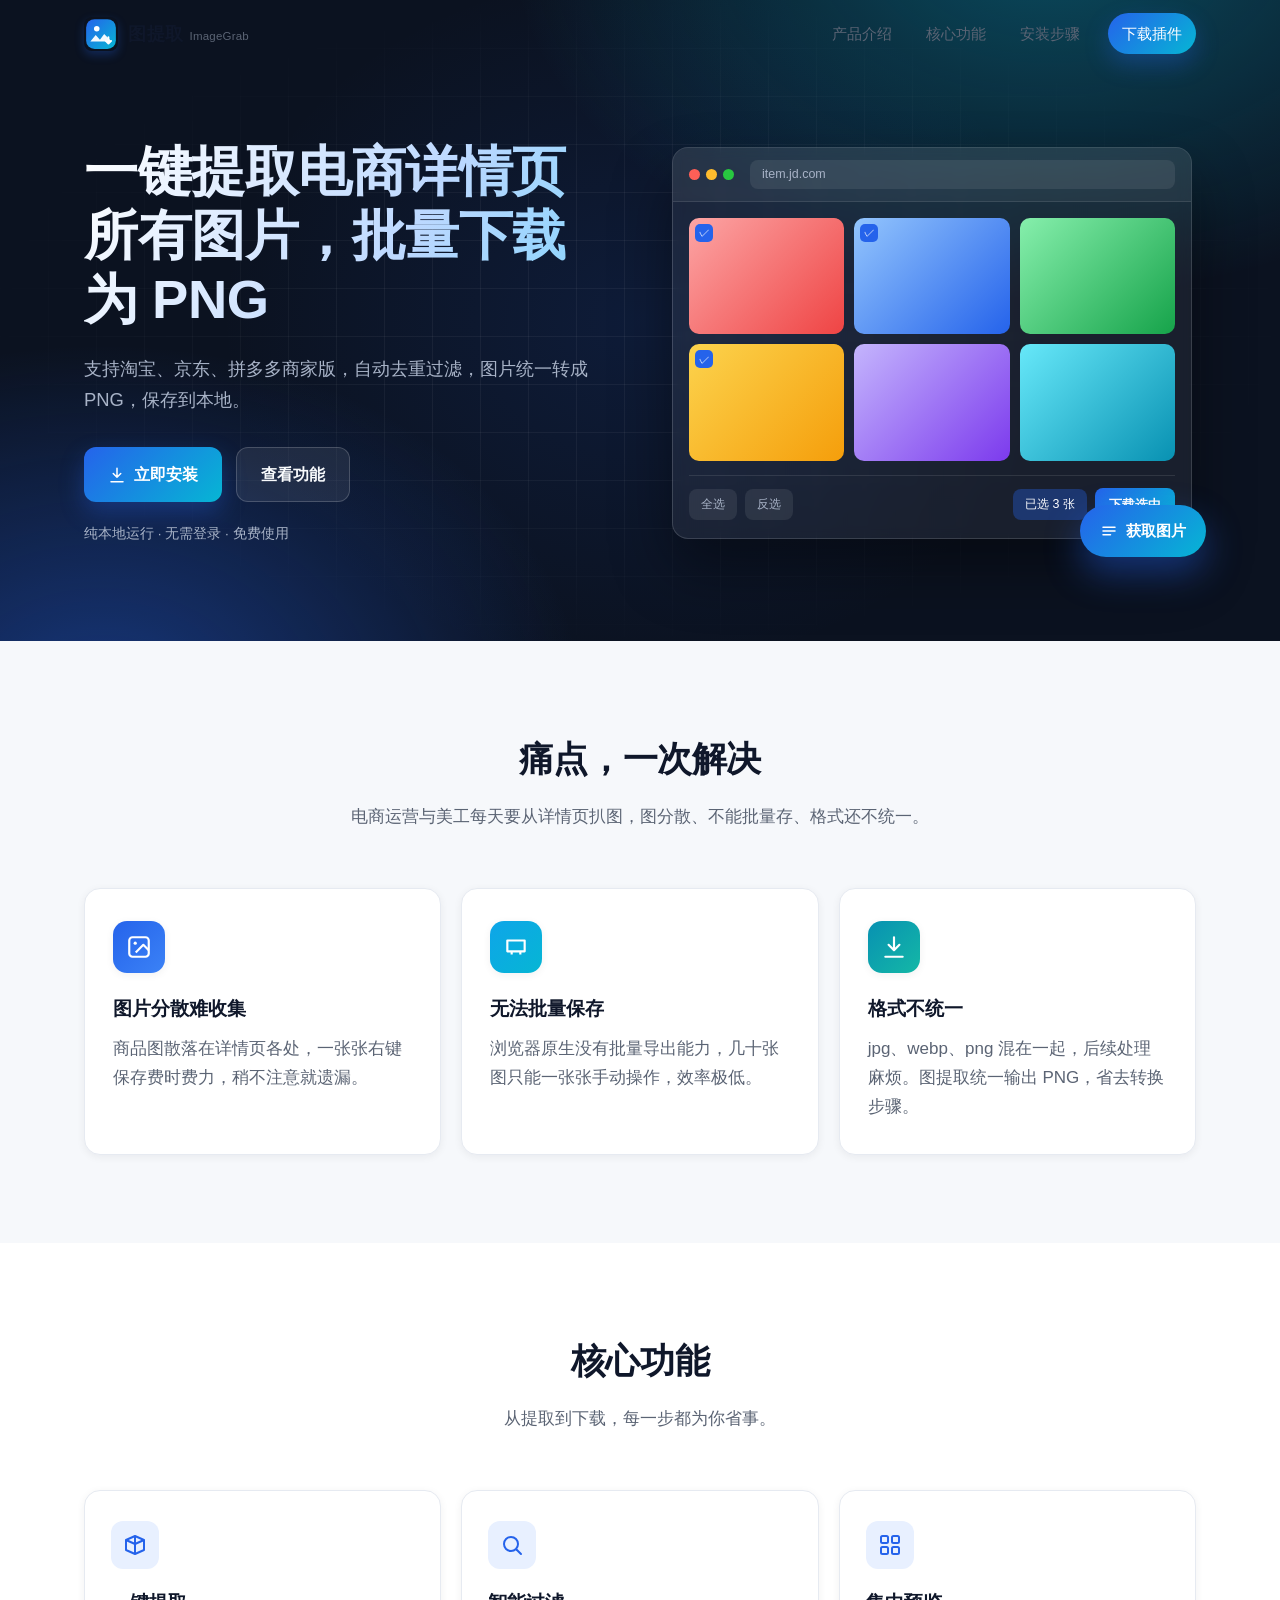
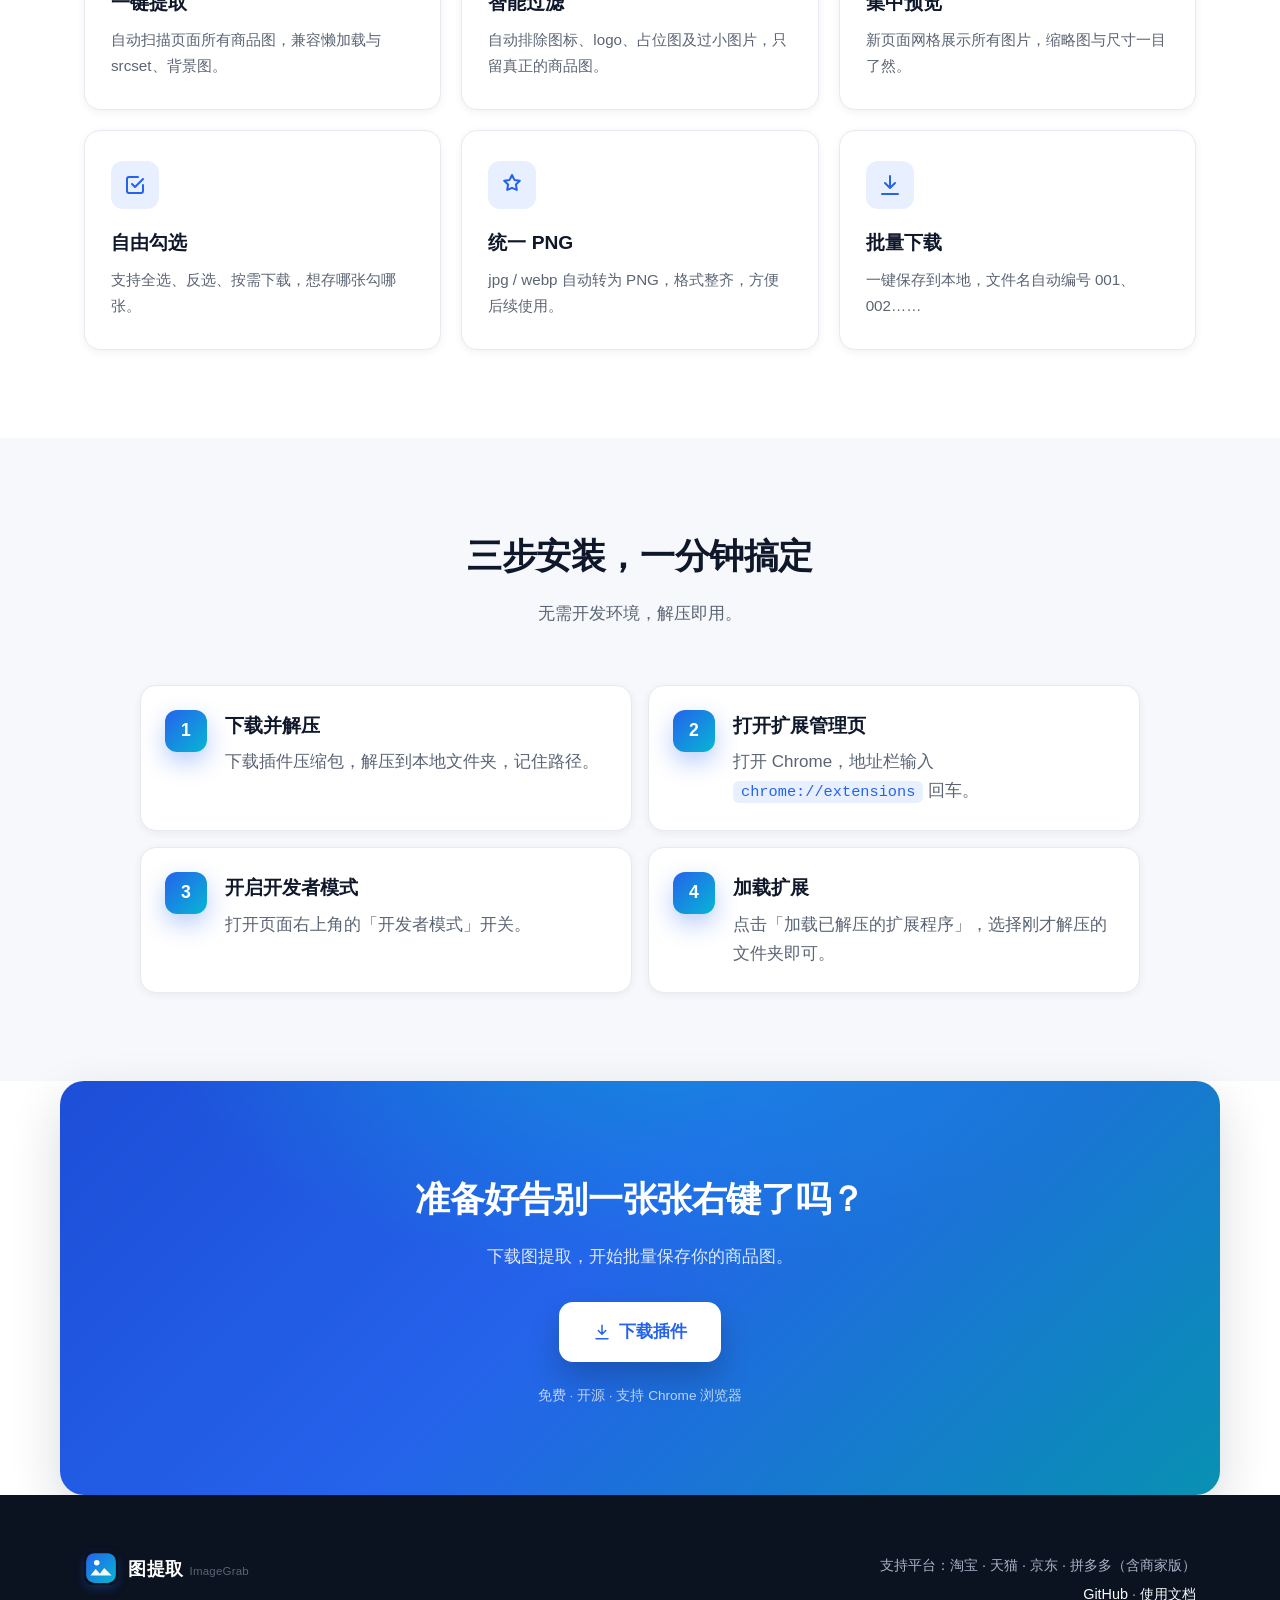
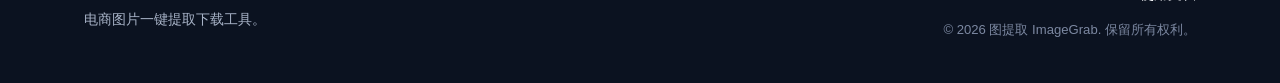
<file: docs/index.html>
<!DOCTYPE html>
<html lang="zh-CN">
<head>
  <meta charset="UTF-8" />
  <meta name="viewport" content="width=device-width, initial-scale=1.0" />
  <meta name="description" content="图提取（ImageGrab）—— 一键提取淘宝、京东、拼多多电商详情页所有商品图片，批量下载为 PNG。" />
  <title>图提取 ImageGrab · 电商图片一键提取下载</title>
  <link rel="stylesheet" href="css/style.css" />
</head>
<body>

  <!-- ==================== 顶部导航栏 ==================== -->
  <header class="navbar" id="navbar">
    <div class="container navbar-inner">
      <!-- Logo：内联 SVG 图标 + 产品名 -->
      <a class="brand" href="#hero" aria-label="图提取 首页">
        <svg class="brand-icon" viewBox="0 0 32 32" aria-hidden="true">
          <defs>
            <linearGradient id="brandGrad" x1="0" y1="0" x2="1" y2="1">
              <stop offset="0" stop-color="#2563eb" />
              <stop offset="1" stop-color="#06b6d4" />
            </linearGradient>
          </defs>
          <rect x="2" y="2" width="28" height="28" rx="8" fill="url(#brandGrad)" />
          <!-- 图片占位：山与太阳 -->
          <circle cx="12" cy="11" r="2.6" fill="#fff" />
          <path d="M6 23l5-6 4 4.5L19 16l7 7z" fill="#fff" opacity=".95" />
          <!-- 右下角下载箭头 -->
          <path d="M20 20h6v6h-6z" fill="none" />
          <path d="M23 19v6m0 0l-2.5-2.5M23 25l2.5-2.5" stroke="#fff" stroke-width="1.8" stroke-linecap="round" stroke-linejoin="round" />
        </svg>
        <span class="brand-name">图提取<span class="brand-sub">ImageGrab</span></span>
      </a>

      <!-- 桌面端锚点导航 -->
      <nav class="nav" id="nav" aria-label="主导航">
        <ul class="nav-list">
          <li><a class="nav-link" href="#intro">产品介绍</a></li>
          <li><a class="nav-link" href="#features">核心功能</a></li>
          <li><a class="nav-link" href="#install">安装步骤</a></li>
          <li><a class="nav-link nav-cta" href="#cta">下载插件</a></li>
        </ul>
      </nav>

      <!-- 移动端汉堡按钮 -->
      <button class="menu-toggle" id="menuToggle" aria-label="打开菜单" aria-expanded="false" aria-controls="nav">
        <span></span><span></span><span></span>
      </button>
    </div>
  </header>

  <main>
    <!-- ==================== Hero 首屏 ==================== -->
    <section class="hero" id="hero">
      <div class="hero-bg" aria-hidden="true"></div>
      <div class="container hero-inner">
        <div class="hero-text">
          <h1 class="hero-title">一键提取电商详情页所有图片，批量下载为 PNG</h1>
          <p class="hero-sub">支持淘宝、京东、拼多多商家版，自动去重过滤，图片统一转成 PNG，保存到本地。</p>
          <div class="hero-actions">
            <a class="btn btn-primary" href="#cta">
              <svg viewBox="0 0 24 24" aria-hidden="true"><path d="M12 3v12m0 0l-5-5m5 5l5-5M4 21h16" fill="none" stroke="currentColor" stroke-width="2" stroke-linecap="round" stroke-linejoin="round"/></svg>
              立即安装
            </a>
            <a class="btn btn-ghost" href="#features">查看功能</a>
          </div>
          <p class="hero-note">纯本地运行 · 无需登录 · 免费使用</p>
        </div>

        <!-- 插件界面示意：浏览器窗口 + 画廊网格 + 悬浮按钮，纯 CSS/SVG 绘制 -->
        <div class="hero-visual" aria-hidden="true">
          <div class="browser">
            <div class="browser-bar">
              <span class="dot dot-r"></span>
              <span class="dot dot-y"></span>
              <span class="dot dot-g"></span>
              <span class="browser-url">item.jd.com</span>
            </div>
            <div class="browser-body">
              <div class="gallery">
                <div class="thumb t1"><span class="tick">✓</span></div>
                <div class="thumb t2"><span class="tick">✓</span></div>
                <div class="thumb t3"></div>
                <div class="thumb t4"><span class="tick">✓</span></div>
                <div class="thumb t5"></div>
                <div class="thumb t6"></div>
              </div>
              <div class="gallery-bar">
                <span class="gbar-item">全选</span>
                <span class="gbar-item">反选</span>
                <span class="gbar-count">已选 3 张</span>
                <span class="gbar-download">下载选中</span>
              </div>
            </div>
          </div>
          <div class="fab">
            <svg viewBox="0 0 24 24" aria-hidden="true"><path d="M4 7h16M4 12h16M4 17h10" fill="none" stroke="currentColor" stroke-width="2" stroke-linecap="round"/></svg>
            获取图片
          </div>
        </div>
      </div>
    </section>

    <!-- ==================== 产品介绍区 ==================== -->
    <section class="section intro" id="intro">
      <div class="container">
        <div class="section-head reveal">
          <h2 class="section-title">痛点，一次解决</h2>
          <p class="section-desc">电商运营与美工每天要从详情页扒图，图分散、不能批量存、格式还不统一。</p>
        </div>
        <div class="intro-grid">
          <article class="intro-card reveal">
            <div class="intro-icon i1" aria-hidden="true">
              <svg viewBox="0 0 24 24"><rect x="3" y="3" width="18" height="18" rx="3" fill="none" stroke="currentColor" stroke-width="2"/><circle cx="8.5" cy="8.5" r="1.5" fill="currentColor"/><path d="M21 15l-5-5-7 7" fill="none" stroke="currentColor" stroke-width="2" stroke-linejoin="round"/></svg>
            </div>
            <h3>图片分散难收集</h3>
            <p>商品图散落在详情页各处，一张张右键保存费时费力，稍不注意就遗漏。</p>
          </article>
          <article class="intro-card reveal">
            <div class="intro-icon i2" aria-hidden="true">
              <svg viewBox="0 0 24 24"><path d="M4 6h16v10H4zM8 16v3m8-3v3" fill="none" stroke="currentColor" stroke-width="2" stroke-linejoin="round"/></svg>
            </div>
            <h3>无法批量保存</h3>
            <p>浏览器原生没有批量导出能力，几十张图只能一张张手动操作，效率极低。</p>
          </article>
          <article class="intro-card reveal">
            <div class="intro-icon i3" aria-hidden="true">
              <svg viewBox="0 0 24 24"><path d="M12 3v12m0 0l-5-5m5 5l5-5M4 21h16" fill="none" stroke="currentColor" stroke-width="2" stroke-linecap="round" stroke-linejoin="round"/></svg>
            </div>
            <h3>格式不统一</h3>
            <p>jpg、webp、png 混在一起，后续处理麻烦。图提取统一输出 PNG，省去转换步骤。</p>
          </article>
        </div>
      </div>
    </section>

    <!-- ==================== 核心功能展示区 ==================== -->
    <section class="section features" id="features">
      <div class="container">
        <div class="section-head reveal">
          <h2 class="section-title">核心功能</h2>
          <p class="section-desc">从提取到下载，每一步都为你省事。</p>
        </div>
        <div class="features-grid">
          <article class="feature-card reveal">
            <span class="feature-icon" aria-hidden="true">
              <svg viewBox="0 0 24 24"><path d="M3 7l9-4 9 4v10l-9 4-9-4z" fill="none" stroke="currentColor" stroke-width="2" stroke-linejoin="round"/><path d="M12 3v18" stroke="currentColor" stroke-width="2"/><path d="M3 7l9 4 9-4" fill="none" stroke="currentColor" stroke-width="2" stroke-linejoin="round"/></svg>
            </span>
            <h3>一键提取</h3>
            <p>自动扫描页面所有商品图，兼容懒加载与 srcset、背景图。</p>
          </article>
          <article class="feature-card reveal">
            <span class="feature-icon" aria-hidden="true">
              <svg viewBox="0 0 24 24"><circle cx="11" cy="11" r="7" fill="none" stroke="currentColor" stroke-width="2"/><path d="M21 21l-4.3-4.3" stroke="currentColor" stroke-width="2" stroke-linecap="round"/></svg>
            </span>
            <h3>智能过滤</h3>
            <p>自动排除图标、logo、占位图及过小图片，只留真正的商品图。</p>
          </article>
          <article class="feature-card reveal">
            <span class="feature-icon" aria-hidden="true">
              <svg viewBox="0 0 24 24"><rect x="3" y="3" width="7" height="7" rx="1.5" fill="none" stroke="currentColor" stroke-width="2"/><rect x="14" y="3" width="7" height="7" rx="1.5" fill="none" stroke="currentColor" stroke-width="2"/><rect x="3" y="14" width="7" height="7" rx="1.5" fill="none" stroke="currentColor" stroke-width="2"/><rect x="14" y="14" width="7" height="7" rx="1.5" fill="none" stroke="currentColor" stroke-width="2"/></svg>
            </span>
            <h3>集中预览</h3>
            <p>新页面网格展示所有图片，缩略图与尺寸一目了然。</p>
          </article>
          <article class="feature-card reveal">
            <span class="feature-icon" aria-hidden="true">
              <svg viewBox="0 0 24 24"><path d="M9 11l3 3 8-8" fill="none" stroke="currentColor" stroke-width="2" stroke-linecap="round" stroke-linejoin="round"/><path d="M20 12v6a2 2 0 01-2 2H6a2 2 0 01-2-2V6a2 2 0 012-2h9" fill="none" stroke="currentColor" stroke-width="2" stroke-linecap="round"/></svg>
            </span>
            <h3>自由勾选</h3>
            <p>支持全选、反选、按需下载，想存哪张勾哪张。</p>
          </article>
          <article class="feature-card reveal">
            <span class="feature-icon" aria-hidden="true">
              <svg viewBox="0 0 24 24"><path d="M12 2l2.4 4.9 5.4.8-3.9 3.8.9 5.4L12 14.8 7.2 16.9l.9-5.4L4.2 7.7l5.4-.8z" fill="none" stroke="currentColor" stroke-width="2" stroke-linejoin="round"/></svg>
            </span>
            <h3>统一 PNG</h3>
            <p>jpg / webp 自动转为 PNG，格式整齐，方便后续使用。</p>
          </article>
          <article class="feature-card reveal">
            <span class="feature-icon" aria-hidden="true">
              <svg viewBox="0 0 24 24"><path d="M12 3v12m0 0l-5-5m5 5l5-5M4 21h16" fill="none" stroke="currentColor" stroke-width="2" stroke-linecap="round" stroke-linejoin="round"/></svg>
            </span>
            <h3>批量下载</h3>
            <p>一键保存到本地，文件名自动编号 001、002……</p>
          </article>
        </div>
      </div>
    </section>

    <!-- ==================== 安装步骤说明区 ==================== -->
    <section class="section install" id="install">
      <div class="container">
        <div class="section-head reveal">
          <h2 class="section-title">三步安装，一分钟搞定</h2>
          <p class="section-desc">无需开发环境，解压即用。</p>
        </div>
        <ol class="steps">
          <li class="step reveal">
            <span class="step-num">1</span>
            <div class="step-body">
              <h3>下载并解压</h3>
              <p>下载插件压缩包，解压到本地文件夹，记住路径。</p>
            </div>
          </li>
          <li class="step reveal">
            <span class="step-num">2</span>
            <div class="step-body">
              <h3>打开扩展管理页</h3>
              <p>打开 Chrome，地址栏输入 <code>chrome://extensions</code> 回车。</p>
            </div>
          </li>
          <li class="step reveal">
            <span class="step-num">3</span>
            <div class="step-body">
              <h3>开启开发者模式</h3>
              <p>打开页面右上角的「开发者模式」开关。</p>
            </div>
          </li>
          <li class="step reveal">
            <span class="step-num">4</span>
            <div class="step-body">
              <h3>加载扩展</h3>
              <p>点击「加载已解压的扩展程序」，选择刚才解压的文件夹即可。</p>
            </div>
          </li>
        </ol>
      </div>
    </section>

    <!-- ==================== 底部 CTA ==================== -->
    <section class="section cta" id="cta">
      <div class="container cta-inner reveal">
        <h2 class="cta-title">准备好告别一张张右键了吗？</h2>
        <p class="cta-desc">下载图提取，开始批量保存你的商品图。</p>
        <a class="btn btn-primary btn-lg" href="#">
          <svg viewBox="0 0 24 24" aria-hidden="true"><path d="M12 3v12m0 0l-5-5m5 5l5-5M4 21h16" fill="none" stroke="currentColor" stroke-width="2" stroke-linecap="round" stroke-linejoin="round"/></svg>
          下载插件
        </a>
        <p class="cta-note">免费 · 开源 · 支持 Chrome 浏览器</p>
      </div>
    </section>
  </main>

  <!-- ==================== Footer ==================== -->
  <footer class="footer">
    <div class="container footer-inner">
      <div class="footer-brand">
        <a class="brand" href="#hero">
          <svg class="brand-icon" viewBox="0 0 32 32" aria-hidden="true">
            <rect x="2" y="2" width="28" height="28" rx="8" fill="url(#brandGrad)" />
            <circle cx="12" cy="11" r="2.6" fill="#fff" />
            <path d="M6 23l5-6 4 4.5L19 16l7 7z" fill="#fff" opacity=".95" />
          </svg>
          <span class="brand-name">图提取<span class="brand-sub">ImageGrab</span></span>
        </a>
        <p class="footer-tag">电商图片一键提取下载工具。</p>
      </div>
      <div class="footer-meta">
        <p>支持平台：淘宝 · 天猫 · 京东 · 拼多多（含商家版）</p>
        <p class="footer-links">
          <a href="#" aria-label="GitHub 仓库（占位）">GitHub</a>
          <span aria-hidden="true">·</span>
          <a href="#install">使用文档</a>
        </p>
        <p class="copyright">© 2026 图提取 ImageGrab. 保留所有权利。</p>
      </div>
    </div>
  </footer>

  <script src="js/main.js"></script>
</body>
</html>
</file>
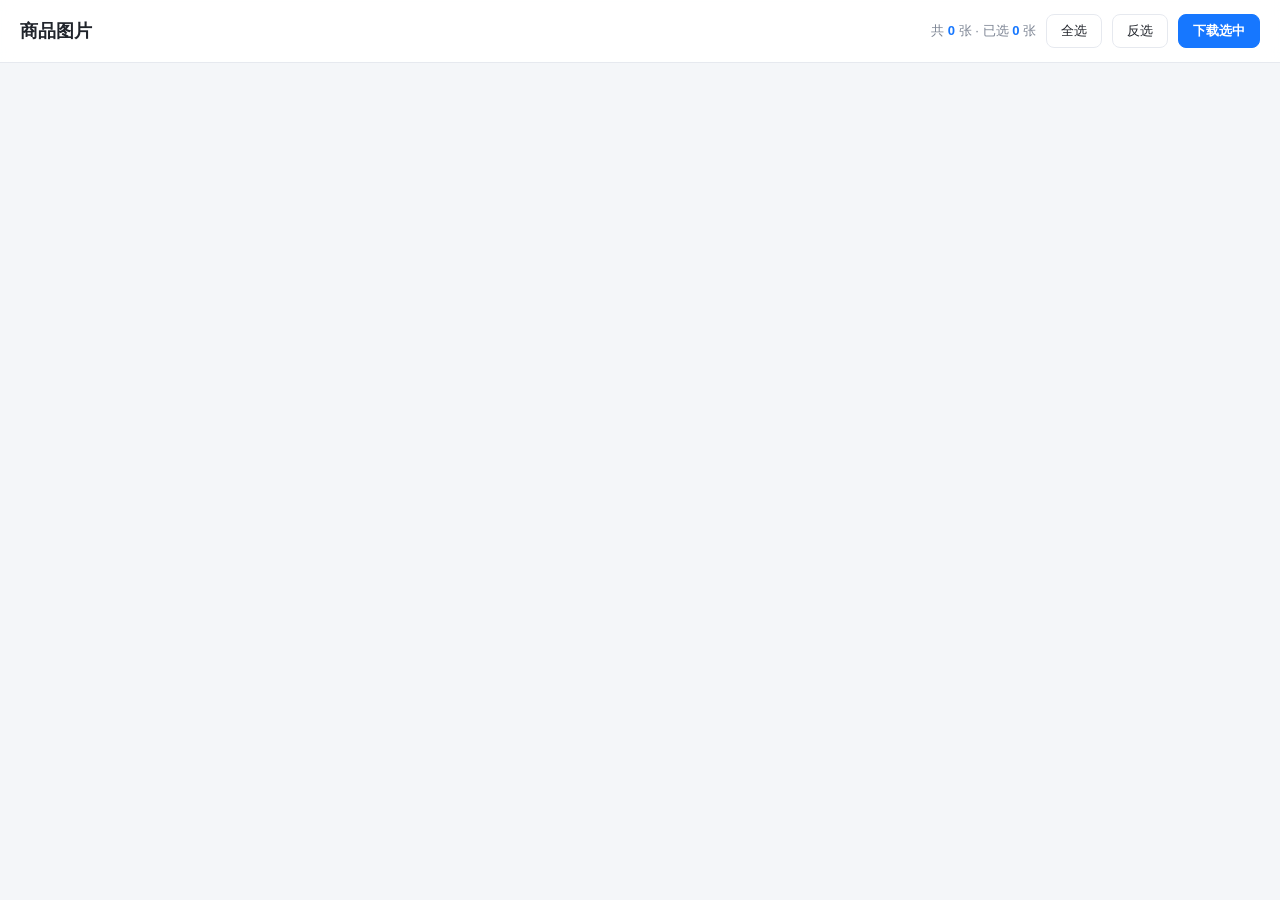
<file: gallery.html>
<!DOCTYPE html>
<html lang="zh-CN">
<head>
  <meta charset="UTF-8" />
  <meta name="viewport" content="width=device-width, initial-scale=1.0" />
  <title>电商图片提取下载</title>
  <link rel="stylesheet" href="gallery.css" />
</head>
<body>
  <header class="toolbar">
    <h1>商品图片</h1>
    <div class="actions">
      <span class="count">
        共 <b id="totalCount">0</b> 张 · 已选 <b id="selectedCount">0</b> 张
      </span>
      <button id="selectAll" type="button">全选</button>
      <button id="invert" type="button">反选</button>
      <button id="download" type="button" class="primary">下载选中</button>
    </div>
  </header>

  <div id="progress" class="progress hidden">
    <div class="bar"><div id="progressBar" class="bar-fill"></div></div>
    <span id="progressText"></span>
  </div>

  <div id="result" class="result hidden"></div>

  <div id="grid" class="grid"></div>

  <script src="gallery.js"></script>
</body>
</html>
</file>
<file: docs/css/style.css>
/* ============================================================
   图提取 ImageGrab · 全站样式
   移动优先 · 断点：≥1024px 桌面 / 768~1023px 平板 / <768px 手机
   ============================================================ */

/* ---------- 设计变量 ---------- */
:root {
  /* 主色（蓝色 → 青色渐变，可整体替换为品牌色） */
  --primary: #2563eb;
  --primary-2: #06b6d4;
  --primary-weak: #e8f0ff;
  --accent: #06b6d4;

  /* 中性色 */
  --bg: #ffffff;
  --bg-soft: #f6f8fb;
  --surface: #ffffff;
  --text: #0f172a;
  --text-muted: #5b6474;
  --border: #e6eaf1;

  /* 深色 Hero 用色 */
  --dark-bg: #0b1220;
  --dark-text: #f8fafc;
  --dark-muted: #a8b3c7;

  /* 圆角 / 阴影 / 间距 / 过渡 */
  --radius-sm: 10px;
  --radius-md: 16px;
  --radius-lg: 24px;
  --shadow-sm: 0 2px 8px rgba(15, 23, 42, 0.06);
  --shadow-md: 0 10px 30px rgba(15, 23, 42, 0.10);
  --shadow-lg: 0 20px 50px rgba(15, 23, 42, 0.16);
  --shadow-primary: 0 10px 24px rgba(37, 99, 235, 0.32);
  --ease: cubic-bezier(0.4, 0, 0.2, 1);
  --dur: 0.25s;

  /* 字号（随屏幕缩放） */
  --fs-base: clamp(15px, 1vw + 12px, 17px);
  --fs-h1: clamp(1.9rem, 4vw + 1rem, 3.4rem);
  --fs-h2: clamp(1.5rem, 2.2vw + 0.8rem, 2.2rem);
  --fs-h3: clamp(1.05rem, 0.6vw + 0.85rem, 1.2rem);

  --nav-h: 68px;
}

/* ---------- 基础重置 ---------- */
*,
*::before,
*::after {
  box-sizing: border-box;
}

html {
  scroll-behavior: smooth;
}

body {
  margin: 0;
  font-family: -apple-system, BlinkMacSystemFont, "PingFang SC", "Hiragino Sans GB",
    "Microsoft YaHei", "Segoe UI", sans-serif;
  font-size: var(--fs-base);
  line-height: 1.7;
  color: var(--text);
  background: var(--bg);
  -webkit-font-smoothing: antialiased;
  text-rendering: optimizeLegibility;
}

img,
svg {
  max-width: 100%;
  display: block;
}

a {
  color: inherit;
  text-decoration: none;
}

h1,
h2,
h3,
p {
  margin: 0;
}

.container {
  width: 100%;
  max-width: 1160px;
  margin: 0 auto;
  padding: 0 24px;
}

/* 区块滚动定位时给吸顶导航留出高度 */
section {
  scroll-margin-top: calc(var(--nav-h) + 12px);
}

/* ============================================================
   导航栏
   ============================================================ */
.navbar {
  position: fixed;
  top: 0;
  left: 0;
  right: 0;
  z-index: 100;
  height: var(--nav-h);
  transition: background var(--dur) var(--ease), box-shadow var(--dur) var(--ease),
    border-color var(--dur) var(--ease);
  border-bottom: 1px solid transparent;
}

/* 吸顶 + 毛玻璃（滚动后由 JS 添加 .scrolled） */
.navbar.scrolled {
  background: rgba(255, 255, 255, 0.78);
  backdrop-filter: saturate(180%) blur(14px);
  -webkit-backdrop-filter: saturate(180%) blur(14px);
  box-shadow: 0 1px 0 rgba(15, 23, 42, 0.06), 0 8px 24px rgba(15, 23, 42, 0.06);
  border-bottom-color: rgba(230, 234, 241, 0.7);
}

.navbar-inner {
  height: 100%;
  display: flex;
  align-items: center;
  justify-content: space-between;
  gap: 16px;
}

/* Logo */
.brand {
  display: inline-flex;
  align-items: center;
  gap: 10px;
  font-weight: 700;
  color: var(--text);
}

.brand-icon {
  width: 34px;
  height: 34px;
  flex: 0 0 auto;
  border-radius: 8px;
  box-shadow: 0 4px 10px rgba(37, 99, 235, 0.28);
}

.brand-name {
  display: inline-flex;
  align-items: baseline;
  gap: 6px;
  font-size: 1.15rem;
  letter-spacing: 0.5px;
}

.brand-sub {
  font-size: 0.72rem;
  font-weight: 500;
  color: var(--text-muted);
  letter-spacing: 0.2px;
}

/* 导航链接 */
.nav-list {
  display: flex;
  align-items: center;
  gap: 6px;
  list-style: none;
  margin: 0;
  padding: 0;
}

.nav-link {
  display: inline-block;
  padding: 8px 14px;
  border-radius: 999px;
  font-size: 0.95rem;
  color: var(--text-muted);
  transition: color var(--dur) var(--ease), background var(--dur) var(--ease);
}

.nav-link:hover {
  color: var(--text);
}

/* 当前区块高亮 */
.nav-link.active {
  color: var(--primary);
  background: var(--primary-weak);
}

.nav-link.nav-cta {
  margin-left: 8px;
  color: #fff;
  background: linear-gradient(135deg, var(--primary), var(--primary-2));
  box-shadow: var(--shadow-primary);
}

.nav-link.nav-cta:hover {
  color: #fff;
  filter: brightness(1.06);
}

.nav-link.nav-cta.active {
  color: #fff;
  background: linear-gradient(135deg, var(--primary), var(--primary-2));
}

/* 汉堡按钮（默认隐藏） */
.menu-toggle {
  display: none;
  flex-direction: column;
  justify-content: center;
  gap: 5px;
  width: 44px;
  height: 44px;
  padding: 10px;
  border: none;
  border-radius: 10px;
  background: transparent;
  cursor: pointer;
}

.menu-toggle span {
  display: block;
  height: 2px;
  width: 100%;
  border-radius: 2px;
  background: var(--text);
  transition: transform var(--dur) var(--ease), opacity var(--dur) var(--ease);
}

/* 打开态：三横变 X */
.menu-toggle.open span:nth-child(1) {
  transform: translateY(7px) rotate(45deg);
}
.menu-toggle.open span:nth-child(2) {
  opacity: 0;
}
.menu-toggle.open span:nth-child(3) {
  transform: translateY(-7px) rotate(-45deg);
}

/* ============================================================
   Hero 首屏
   ============================================================ */
.hero {
  position: relative;
  padding: calc(var(--nav-h) + 72px) 0 96px;
  background: var(--dark-bg);
  color: var(--dark-text);
  overflow: hidden;
}

/* 背景：多组径向渐变营造氛围 */
.hero-bg {
  position: absolute;
  inset: 0;
  background:
    radial-gradient(900px 600px at 82% -10%, rgba(6, 182, 212, 0.35), transparent 60%),
    radial-gradient(800px 600px at 8% 110%, rgba(37, 99, 235, 0.45), transparent 60%),
    radial-gradient(600px 500px at 50% 50%, rgba(37, 99, 235, 0.12), transparent 70%);
  pointer-events: none;
}

/* 网格纹理 */
.hero-bg::after {
  content: "";
  position: absolute;
  inset: 0;
  background-image:
    linear-gradient(rgba(255, 255, 255, 0.05) 1px, transparent 1px),
    linear-gradient(90deg, rgba(255, 255, 255, 0.05) 1px, transparent 1px);
  background-size: 48px 48px;
  mask-image: radial-gradient(ellipse at center, #000 30%, transparent 75%);
  -webkit-mask-image: radial-gradient(ellipse at center, #000 30%, transparent 75%);
}

.hero-inner {
  position: relative;
  display: grid;
  grid-template-columns: 1fr;
  gap: 56px;
  align-items: center;
}

.hero-text {
  max-width: 640px;
}

.hero-title {
  font-size: var(--fs-h1);
  font-weight: 800;
  line-height: 1.18;
  letter-spacing: -0.5px;
  background: linear-gradient(120deg, #ffffff, #bcd8ff 60%, #7dd3fc);
  -webkit-background-clip: text;
  background-clip: text;
  color: transparent;
}

.hero-sub {
  margin-top: 20px;
  max-width: 520px;
  font-size: clamp(1rem, 0.6vw + 0.9rem, 1.15rem);
  color: var(--dark-muted);
}

.hero-actions {
  display: flex;
  flex-wrap: wrap;
  gap: 14px;
  margin-top: 32px;
}

.hero-note {
  margin-top: 20px;
  font-size: 0.85rem;
  color: var(--dark-muted);
}

/* ---------- 按钮 ---------- */
.btn {
  display: inline-flex;
  align-items: center;
  gap: 8px;
  padding: 13px 24px;
  border-radius: 12px;
  font-size: 1rem;
  font-weight: 600;
  cursor: pointer;
  transition: transform var(--dur) var(--ease), box-shadow var(--dur) var(--ease),
    background var(--dur) var(--ease);
}

.btn svg {
  width: 18px;
  height: 18px;
}

.btn-primary {
  color: #fff;
  background: linear-gradient(135deg, var(--primary), var(--primary-2));
  box-shadow: var(--shadow-primary);
}

.btn-primary:hover {
  transform: translateY(-2px);
  box-shadow: 0 16px 32px rgba(37, 99, 235, 0.4);
}

.btn-ghost {
  color: var(--dark-text);
  background: rgba(255, 255, 255, 0.08);
  border: 1px solid rgba(255, 255, 255, 0.18);
}

.btn-ghost:hover {
  background: rgba(255, 255, 255, 0.14);
  transform: translateY(-2px);
}

.btn-lg {
  padding: 16px 34px;
  font-size: 1.05rem;
  border-radius: 14px;
}

/* ---------- Hero 界面示意 ---------- */
.hero-visual {
  position: relative;
  max-width: 520px;
  margin: 0 auto;
  width: 100%;
}

.browser {
  background: rgba(255, 255, 255, 0.06);
  border: 1px solid rgba(255, 255, 255, 0.14);
  border-radius: var(--radius-md);
  overflow: hidden;
  box-shadow: 0 30px 60px rgba(0, 0, 0, 0.4);
  backdrop-filter: blur(6px);
}

.browser-bar {
  display: flex;
  align-items: center;
  gap: 6px;
  padding: 12px 16px;
  background: rgba(255, 255, 255, 0.05);
  border-bottom: 1px solid rgba(255, 255, 255, 0.1);
}

.dot {
  width: 11px;
  height: 11px;
  border-radius: 50%;
}
.dot-r { background: #ff5f57; }
.dot-y { background: #febc2e; }
.dot-g { background: #28c840; }

.browser-url {
  margin-left: 10px;
  flex: 1;
  padding: 4px 12px;
  border-radius: 8px;
  background: rgba(255, 255, 255, 0.08);
  font-size: 0.78rem;
  color: var(--dark-muted);
}

.browser-body {
  padding: 16px;
}

.gallery {
  display: grid;
  grid-template-columns: repeat(3, 1fr);
  gap: 10px;
}

.thumb {
  position: relative;
  aspect-ratio: 4 / 3;
  border-radius: 10px;
  overflow: hidden;
}

/* 用渐变模拟不同商品图 */
.thumb.t1 { background: linear-gradient(135deg, #fca5a5, #ef4444); }
.thumb.t2 { background: linear-gradient(135deg, #93c5fd, #2563eb); }
.thumb.t3 { background: linear-gradient(135deg, #86efac, #16a34a); }
.thumb.t4 { background: linear-gradient(135deg, #fcd34d, #f59e0b); }
.thumb.t5 { background: linear-gradient(135deg, #c4b5fd, #7c3aed); }
.thumb.t6 { background: linear-gradient(135deg, #67e8f9, #0891b2); }

.tick {
  position: absolute;
  top: 6px;
  left: 6px;
  width: 18px;
  height: 18px;
  display: flex;
  align-items: center;
  justify-content: center;
  border-radius: 5px;
  background: var(--primary);
  color: #fff;
  font-size: 11px;
  line-height: 1;
}

.gallery-bar {
  display: flex;
  align-items: center;
  gap: 8px;
  margin-top: 14px;
  padding-top: 12px;
  border-top: 1px solid rgba(255, 255, 255, 0.1);
}

.gbar-item,
.gbar-count {
  padding: 5px 12px;
  border-radius: 8px;
  background: rgba(255, 255, 255, 0.08);
  font-size: 0.78rem;
  color: var(--dark-muted);
}

.gbar-count {
  margin-left: auto;
  color: #fff;
  background: rgba(37, 99, 235, 0.35);
}

.gbar-download {
  padding: 6px 14px;
  border-radius: 8px;
  font-size: 0.8rem;
  font-weight: 600;
  color: #fff;
  background: linear-gradient(135deg, var(--primary), var(--primary-2));
}

/* 悬浮「获取图片」按钮 */
.fab {
  position: absolute;
  right: -14px;
  bottom: -18px;
  display: inline-flex;
  align-items: center;
  gap: 8px;
  padding: 13px 20px;
  border-radius: 999px;
  color: #fff;
  font-size: 0.95rem;
  font-weight: 600;
  background: linear-gradient(135deg, var(--primary), var(--primary-2));
  box-shadow: 0 16px 36px rgba(37, 99, 235, 0.45);
  animation: float 4s ease-in-out infinite;
}

.fab svg {
  width: 18px;
  height: 18px;
}

@keyframes float {
  0%, 100% { transform: translateY(0); }
  50% { transform: translateY(-8px); }
}

/* ============================================================
   通用 Section
   ============================================================ */
.section {
  padding: 88px 0;
}

.section-head {
  max-width: 640px;
  margin: 0 auto 56px;
  text-align: center;
}

.section-title {
  font-size: var(--fs-h2);
  font-weight: 800;
  letter-spacing: -0.4px;
}

.section-desc {
  margin-top: 14px;
  font-size: 1.05rem;
  color: var(--text-muted);
}

/* ============================================================
   产品介绍区
   ============================================================ */
.intro {
  background: var(--bg-soft);
}

.intro-grid {
  display: grid;
  grid-template-columns: 1fr;
  gap: 20px;
}

.intro-card {
  padding: 32px 28px;
  background: var(--surface);
  border: 1px solid var(--border);
  border-radius: var(--radius-md);
  box-shadow: var(--shadow-sm);
  transition: transform var(--dur) var(--ease), box-shadow var(--dur) var(--ease);
}

.intro-card:hover {
  transform: translateY(-4px);
  box-shadow: var(--shadow-md);
}

.intro-icon {
  width: 52px;
  height: 52px;
  display: flex;
  align-items: center;
  justify-content: center;
  border-radius: 14px;
  margin-bottom: 20px;
  color: #fff;
  box-shadow: var(--shadow-sm);
}

.intro-icon svg {
  width: 26px;
  height: 26px;
}

.intro-icon.i1 { background: linear-gradient(135deg, #2563eb, #3b82f6); }
.intro-icon.i2 { background: linear-gradient(135deg, #0ea5e9, #06b6d4); }
.intro-icon.i3 { background: linear-gradient(135deg, #0891b2, #14b8a6); }

.intro-card h3 {
  font-size: var(--fs-h3);
  font-weight: 700;
}

.intro-card p {
  margin-top: 10px;
  color: var(--text-muted);
}

/* ============================================================
   核心功能区
   ============================================================ */
.features-grid {
  display: grid;
  grid-template-columns: 1fr;
  gap: 20px;
}

.feature-card {
  padding: 30px 26px;
  background: var(--surface);
  border: 1px solid var(--border);
  border-radius: var(--radius-md);
  box-shadow: var(--shadow-sm);
  transition: transform var(--dur) var(--ease), box-shadow var(--dur) var(--ease),
    border-color var(--dur) var(--ease);
}

.feature-card:hover {
  transform: translateY(-6px);
  box-shadow: var(--shadow-md);
  border-color: rgba(37, 99, 235, 0.35);
}

.feature-icon {
  display: inline-flex;
  align-items: center;
  justify-content: center;
  width: 48px;
  height: 48px;
  border-radius: 12px;
  margin-bottom: 18px;
  color: var(--primary);
  background: var(--primary-weak);
}

.feature-icon svg {
  width: 24px;
  height: 24px;
}

.feature-card h3 {
  font-size: var(--fs-h3);
  font-weight: 700;
}

.feature-card p {
  margin-top: 8px;
  color: var(--text-muted);
  font-size: 0.95rem;
}

/* ============================================================
   安装步骤区
   ============================================================ */
.install {
  background: var(--bg-soft);
}

.steps {
  list-style: none;
  margin: 0;
  padding: 0;
  max-width: 760px;
  margin-inline: auto;
  display: grid;
  gap: 16px;
}

.step {
  display: flex;
  gap: 18px;
  align-items: flex-start;
  padding: 24px;
  background: var(--surface);
  border: 1px solid var(--border);
  border-radius: var(--radius-md);
  box-shadow: var(--shadow-sm);
}

.step-num {
  flex: 0 0 auto;
  width: 42px;
  height: 42px;
  display: flex;
  align-items: center;
  justify-content: center;
  border-radius: 12px;
  font-size: 1.1rem;
  font-weight: 700;
  color: #fff;
  background: linear-gradient(135deg, var(--primary), var(--primary-2));
  box-shadow: var(--shadow-primary);
}

.step-body h3 {
  font-size: var(--fs-h3);
  font-weight: 700;
}

.step-body p {
  margin-top: 6px;
  color: var(--text-muted);
}

.step-body code {
  padding: 2px 8px;
  border-radius: 6px;
  font-family: "SFMono-Regular", Consolas, "Liberation Mono", Menlo, monospace;
  font-size: 0.9em;
  color: var(--primary);
  background: var(--primary-weak);
}

/* ============================================================
   底部 CTA
   ============================================================ */
.cta {
  padding: 0;
  background: var(--bg);
}

.cta-inner {
  text-align: center;
  padding: 88px 24px;
  border-radius: var(--radius-lg);
  color: #fff;
  background:
    radial-gradient(700px 400px at 50% -20%, rgba(6, 182, 212, 0.5), transparent 70%),
    linear-gradient(135deg, #1d4ed8, #2563eb 45%, #0891b2);
  box-shadow: var(--shadow-lg);
}

.cta-title {
  font-size: var(--fs-h2);
  font-weight: 800;
  letter-spacing: -0.4px;
}

.cta-desc {
  margin-top: 14px;
  font-size: 1.05rem;
  color: rgba(255, 255, 255, 0.85);
}

.cta-inner .btn {
  margin-top: 30px;
}

.cta-inner .btn-primary {
  background: #ffffff;
  color: var(--primary);
  box-shadow: 0 16px 32px rgba(0, 0, 0, 0.2);
}

.cta-note {
  margin-top: 22px;
  font-size: 0.85rem;
  color: rgba(255, 255, 255, 0.7);
}

/* ============================================================
   Footer
   ============================================================ */
.footer {
  background: var(--dark-bg);
  color: var(--dark-muted);
  padding: 56px 0 40px;
}

.footer-inner {
  display: flex;
  flex-direction: column;
  gap: 28px;
}

.footer .brand {
  color: #fff;
}

.footer-tag {
  margin-top: 12px;
  font-size: 0.9rem;
}

.footer-meta {
  font-size: 0.9rem;
  line-height: 2;
}

.footer-links a {
  color: var(--dark-text);
  transition: color var(--dur) var(--ease);
}

.footer-links a:hover {
  color: var(--accent);
}

.copyright {
  margin-top: 8px;
  color: #7c88a1;
  font-size: 0.82rem;
}

/* ============================================================
   滚动入场动画（由 JS 添加 .visible）
   ============================================================ */
.reveal {
  opacity: 0;
  transform: translateY(26px);
  transition: opacity 0.6s var(--ease), transform 0.6s var(--ease);
}

.reveal.visible {
  opacity: 1;
  transform: none;
}

/* ============================================================
   响应式断点
   ============================================================ */

/* 平板 ≥768px */
@media (min-width: 768px) {
  .hero-inner {
    grid-template-columns: 1fr 1fr;
  }

  .intro-grid {
    grid-template-columns: repeat(3, 1fr);
  }

  .features-grid {
    grid-template-columns: repeat(2, 1fr);
  }

  .footer-inner {
    flex-direction: row;
    justify-content: space-between;
    align-items: flex-start;
  }

  .footer-meta {
    text-align: right;
  }
}

/* 桌面 ≥1024px */
@media (min-width: 1024px) {
  .features-grid {
    grid-template-columns: repeat(3, 1fr);
  }

  .steps {
    grid-template-columns: repeat(2, 1fr);
    max-width: 1000px;
  }
}

/* 手机 <768px：导航折叠为汉堡菜单 */
@media (max-width: 767px) {
  .menu-toggle {
    display: flex;
  }

  .nav {
    position: fixed;
    top: var(--nav-h);
    left: 0;
    right: 0;
    padding: 12px 24px 20px;
    background: rgba(255, 255, 255, 0.96);
    backdrop-filter: blur(16px);
    -webkit-backdrop-filter: blur(16px);
    border-bottom: 1px solid var(--border);
    box-shadow: var(--shadow-md);
    transform: translateY(-12px);
    opacity: 0;
    visibility: hidden;
    transition: transform var(--dur) var(--ease), opacity var(--dur) var(--ease),
      visibility var(--dur) var(--ease);
  }

  .nav.open {
    transform: translateY(0);
    opacity: 1;
    visibility: visible;
  }

  .nav-list {
    flex-direction: column;
    align-items: stretch;
    gap: 4px;
  }

  .nav-link {
    padding: 12px 14px;
    border-radius: 10px;
    font-size: 1rem;
  }

  .nav-link.nav-cta {
    margin-left: 0;
    margin-top: 6px;
    text-align: center;
  }

  .hero {
    padding-top: calc(var(--nav-h) + 40px);
  }

  .fab {
    right: 0;
  }
}

/* 极小屏 <360px */
@media (max-width: 359px) {
  .container {
    padding: 0 16px;
  }
  .hero-actions {
    flex-direction: column;
  }
  .btn {
    justify-content: center;
  }
  .gallery {
    grid-template-columns: repeat(2, 1fr);
  }
}
</file>
<file: gallery.css>
/* gallery.css — 画廊页样式 */
:root {
  --bg: #f4f6f9;
  --card: #ffffff;
  --text: #20242b;
  --muted: #7c8493;
  --accent: #1677ff;
  --accent-weak: #e8f1ff;
  --border: #e6e9ef;
}

* {
  box-sizing: border-box;
}

html,
body {
  height: 100%;
}

body {
  margin: 0;
  font-family: -apple-system, BlinkMacSystemFont, "Segoe UI", "PingFang SC",
    "Hiragino Sans GB", "Microsoft YaHei", sans-serif;
  background: var(--bg);
  color: var(--text);
}

/* 顶部工具栏 */
.toolbar {
  position: sticky;
  top: 0;
  z-index: 10;
  display: flex;
  align-items: center;
  justify-content: space-between;
  gap: 16px;
  flex-wrap: wrap;
  padding: 14px 20px;
  background: rgba(255, 255, 255, 0.92);
  backdrop-filter: blur(8px);
  border-bottom: 1px solid var(--border);
}

.toolbar h1 {
  margin: 0;
  font-size: 18px;
  font-weight: 600;
}

.actions {
  display: flex;
  align-items: center;
  gap: 10px;
  flex-wrap: wrap;
}

.count {
  color: var(--muted);
  font-size: 13px;
}
.count b {
  color: var(--accent);
  font-weight: 600;
}

button {
  border: 1px solid var(--border);
  background: #fff;
  color: var(--text);
  padding: 7px 14px;
  border-radius: 8px;
  font-size: 13px;
  cursor: pointer;
  transition: all 0.15s ease;
}
button:hover {
  border-color: var(--accent);
  color: var(--accent);
}
button.primary {
  background: var(--accent);
  border-color: var(--accent);
  color: #fff;
  font-weight: 600;
}
button.primary:hover {
  background: #0f6ae0;
  border-color: #0f6ae0;
  color: #fff;
}
button:disabled {
  opacity: 0.5;
  cursor: not-allowed;
}

/* 进度条 */
.progress {
  padding: 12px 20px 0;
}
.progress .bar {
  height: 6px;
  border-radius: 3px;
  background: var(--border);
  overflow: hidden;
}
.progress .bar-fill {
  height: 100%;
  width: 0;
  background: var(--accent);
  transition: width 0.2s ease;
}
.progress span {
  font-size: 12px;
  color: var(--muted);
  display: block;
  margin-top: 6px;
}

/* 结果反馈 */
.result {
  margin: 12px 20px 0;
  padding: 10px 14px;
  border-radius: 8px;
  background: var(--accent-weak);
  color: var(--accent);
  font-size: 13px;
}

/* 响应式网格 */
.grid {
  display: grid;
  grid-template-columns: repeat(auto-fill, minmax(170px, 1fr));
  gap: 14px;
  padding: 20px;
}

.item {
  position: relative;
  background: var(--card);
  border: 1px solid var(--border);
  border-radius: 10px;
  overflow: hidden;
  transition: transform 0.15s ease, box-shadow 0.15s ease;
}
.item:hover {
  transform: translateY(-2px);
  box-shadow: 0 8px 20px rgba(0, 0, 0, 0.08);
}

.item .thumb {
  aspect-ratio: 1 / 1;
  display: flex;
  align-items: center;
  justify-content: center;
  background: #fafbfc;
  cursor: pointer;
  overflow: hidden;
}
.item .thumb img {
  max-width: 100%;
  max-height: 100%;
  object-fit: contain;
  display: block;
}

.item .info {
  display: flex;
  align-items: center;
  justify-content: space-between;
  padding: 8px 10px;
  border-top: 1px solid var(--border);
}
.item .dim {
  font-size: 12px;
  color: var(--muted);
}

.item .check {
  position: absolute;
  top: 8px;
  left: 8px;
  width: 18px;
  height: 18px;
  accent-color: var(--accent);
  cursor: pointer;
}

/* 加载失败 / 尺寸过小 的图片 */
.item.broken .thumb img {
  opacity: 0.3;
}
.item.small {
  opacity: 0.45;
}
.item.small::after {
  content: "尺寸过小";
  position: absolute;
  top: 50%;
  left: 50%;
  transform: translate(-50%, -50%);
  font-size: 12px;
  color: var(--muted);
}

.empty {
  grid-column: 1 / -1;
  text-align: center;
  color: var(--muted);
  padding: 60px 0;
}

.hidden {
  display: none !important;
}
</file>
